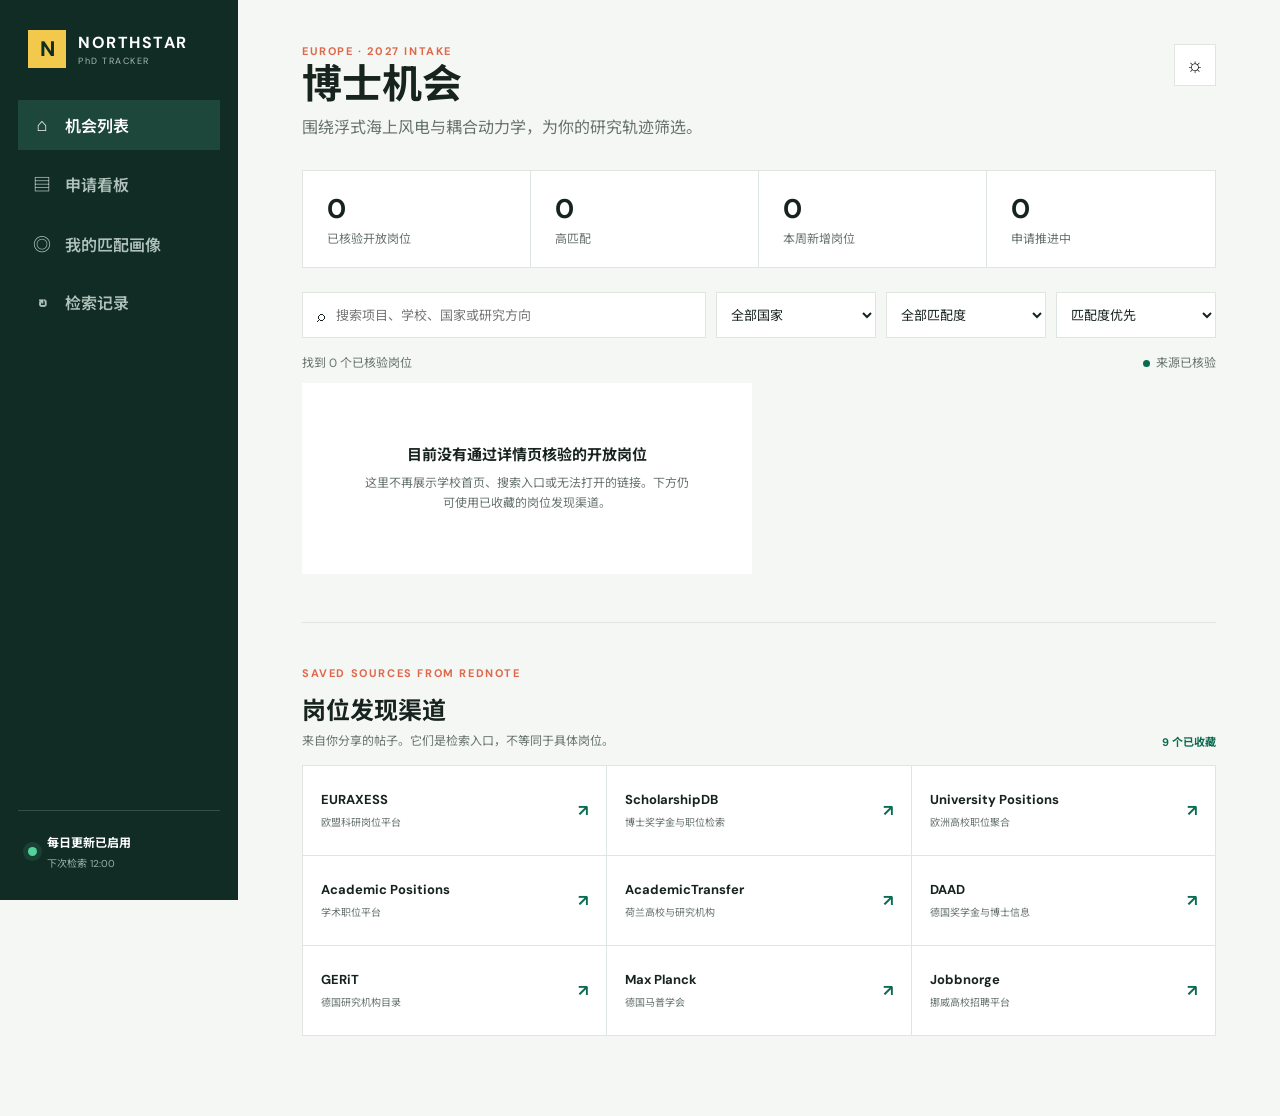
<file: index.html>
<!doctype html>
<html lang="zh-CN">
<head>
  <meta charset="UTF-8">
  <meta name="viewport" content="width=device-width, initial-scale=1.0">
  <title>Northstar PhD Tracker</title>
  <link rel="preconnect" href="https://fonts.googleapis.com">
  <link rel="preconnect" href="https://fonts.gstatic.com" crossorigin>
  <link href="https://fonts.googleapis.com/css2?family=DM+Sans:wght@400;500;600;700&family=Noto+Sans+SC:wght@400;500;600;700&display=swap" rel="stylesheet">
  <link rel="stylesheet" href="styles.css">
  <link rel="stylesheet" href="sources.css">
</head>
<body>
  <aside class="sidebar">
    <div class="brand"><span class="brand-mark">N</span><div><strong>NORTHSTAR</strong><small>PhD TRACKER</small></div></div>
    <nav>
      <button class="nav-item active" data-view="opportunities"><span>⌂</span>机会列表</button>
      <button class="nav-item" data-view="pipeline"><span>▤</span>申请看板</button>
      <button class="nav-item" data-view="profile"><span>◎</span>我的匹配画像</button>
      <button class="nav-item" data-view="logs"><span>↻</span>检索记录</button>
    </nav>
    <div class="sidebar-foot"><span class="pulse"></span><div><strong>每日更新已启用</strong><small>下次检索 12:00</small></div></div>
  </aside>

  <main>
    <header>
      <div><p class="eyebrow">EUROPE · 2027 INTAKE</p><h1 id="page-title">博士机会</h1><p id="page-subtitle">围绕浮式海上风电与耦合动力学，为你的研究轨迹筛选。</p></div>
      <button class="icon-button" id="theme-button" title="切换明暗模式">☼</button>
    </header>

    <section id="opportunities" class="view active">
      <div class="stats">
        <div><strong id="open-count">0</strong><span>已核验开放岗位</span></div>
        <div><strong id="high-count">0</strong><span>高匹配</span></div>
        <div><strong id="new-count">0</strong><span>本周新增岗位</span></div>
        <div><strong id="tracked-count">0</strong><span>申请推进中</span></div>
      </div>
      <div class="toolbar">
        <label class="search"><span>⌕</span><input id="search" placeholder="搜索项目、学校、国家或研究方向"></label>
        <select id="country-filter"><option value="">全部国家</option></select>
        <select id="match-filter"><option value="0">全部匹配度</option><option value="85">85% 以上</option><option value="70">70% 以上</option></select>
        <select id="sort"><option value="match">匹配度优先</option><option value="deadline">截止日期优先</option><option value="newest">最新发现</option></select>
      </div>
      <div class="result-meta"><span id="result-count"></span><span><i class="verified-dot"></i>来源已核验</span></div>
      <div id="cards" class="cards"></div>
      <div class="sources-head"><div><p class="eyebrow">SAVED SOURCES FROM REDNOTE</p><h2>岗位发现渠道</h2><p>来自你分享的帖子。它们是检索入口，不等同于具体岗位。</p></div><span class="source-count">9 个已收藏</span></div>
      <div id="source-grid" class="source-grid"></div>
    </section>

    <section id="pipeline" class="view"><div id="board" class="board"></div></section>
    <section id="profile" class="view profile-view">
      <div class="profile-head"><p class="eyebrow">CANDIDATE FIT MODEL</p><h2>朱家欣的研究匹配画像</h2><p>基于你提供的论文、中期报告及硕士论文大纲。匹配评分仅使用来源中明确出现的要求。</p></div>
      <div class="profile-grid">
        <div class="profile-section"><h3>研究主线</h3><div class="tags" id="profile-topics"></div></div>
        <div class="profile-section"><h3>方法与工具</h3><div class="tags" id="profile-tools"></div></div>
        <div class="profile-section wide"><h3>已验证经历</h3><ul><li>IEA 15 MW–VolturnUS-S 全耦合浮式风机建模</li><li>OpenFAST 与 QBlade 代码间对比，覆盖 11 个风速与 16 个随机种子</li><li>PSD、空间相干性、雨流计数、Wöhler 曲线与 DEL 疲劳分析</li><li>Ocean Engineering 论文，DOI 10.1016/j.oceaneng.2026.126697</li></ul></div>
        <div class="profile-section wide"><h3>筛选规则</h3><p>优先欧洲带薪博士岗位，研究内容涉及浮式风机、海上风电、气动弹性、多物理场耦合、结构动力学、系泊或疲劳载荷。入职时间优先考虑 2027 年 3 月之后。</p></div>
      </div>
    </section>
    <section id="logs" class="view"><div class="log-panel"><div class="log-title"><div><h2>每日检索记录</h2><p>每一次搜索、去重和来源核验都有记录。</p></div><span class="status-pill">运行正常</span></div><div id="log-list"></div></div></section>
  </main>

  <div id="overlay" class="overlay"></div>
  <aside id="drawer" class="drawer" aria-hidden="true"><button id="close-drawer" class="close" title="关闭">×</button><div id="drawer-content"></div></aside>
  <script src="data.js"></script>
  <script src="app.js"></script>
</body>
</html>
</file>
<file: styles.css>
:root{--ink:#17231f;--muted:#67736e;--paper:#f5f7f4;--surface:#fff;--line:#dfe5e1;--green:#0b6b50;--green-soft:#e5f2ec;--coral:#df684b;--yellow:#f2c94c;--shadow:0 16px 40px rgba(21,42,33,.08)}*{box-sizing:border-box}body{margin:0;background:var(--paper);color:var(--ink);font-family:'DM Sans','Noto Sans SC',sans-serif;letter-spacing:0}.sidebar{position:fixed;inset:0 auto 0 0;width:238px;background:#102c24;color:#fff;padding:30px 18px;display:flex;flex-direction:column;z-index:5}.brand{display:flex;align-items:center;gap:12px;padding:0 10px 32px}.brand-mark{display:grid;place-items:center;width:38px;height:38px;background:var(--yellow);color:#102c24;font-weight:800;font-size:21px}.brand strong,.brand small{display:block;letter-spacing:1.5px}.brand small{font-size:9px;color:#a7bbb3;margin-top:2px}.sidebar nav{display:grid;gap:7px}.nav-item{border:0;background:none;color:#afc1ba;padding:13px 14px;text-align:left;font:inherit;font-weight:600;cursor:pointer;display:flex;gap:13px;align-items:center}.nav-item span{font-size:18px;width:20px;text-align:center}.nav-item:hover,.nav-item.active{background:#1e473b;color:#fff}.sidebar-foot{margin-top:auto;border-top:1px solid #315147;padding:22px 10px 0;display:flex;gap:10px;align-items:center}.sidebar-foot strong,.sidebar-foot small{display:block}.sidebar-foot strong{font-size:12px}.sidebar-foot small{font-size:10px;color:#9ab1a9;margin-top:4px}.pulse{width:9px;height:9px;background:#52d39c;border-radius:50%;box-shadow:0 0 0 5px rgba(82,211,156,.12)}main{margin-left:238px;min-height:100vh;padding:44px 5vw 80px}header{display:flex;justify-content:space-between;align-items:flex-start;margin-bottom:32px}h1{font-size:40px;line-height:1.1;margin:4px 0 8px}header p{margin:0;color:var(--muted)}.eyebrow{color:var(--coral)!important;font-size:11px;font-weight:700;letter-spacing:1.6px!important}.icon-button{width:42px;height:42px;border:1px solid var(--line);background:var(--surface);font-size:20px;cursor:pointer}.view{display:none}.view.active{display:block}.stats{display:grid;grid-template-columns:repeat(4,1fr);background:var(--surface);border:1px solid var(--line);margin-bottom:18px}.stats div{padding:20px 24px;border-right:1px solid var(--line)}.stats div:last-child{border:0}.stats strong,.stats span{display:block}.stats strong{font-size:27px}.stats span{font-size:12px;color:var(--muted);margin-top:3px}.toolbar{display:grid;grid-template-columns:minmax(260px,1fr) repeat(3,160px);gap:10px;margin:24px 0 15px}.search{display:flex;align-items:center;background:var(--surface);border:1px solid var(--line);padding:0 14px;gap:9px}.search input,select{width:100%;border:0;outline:0;background:var(--surface);color:var(--ink);font:inherit;font-size:13px}.search input{height:44px}.toolbar>select{border:1px solid var(--line);padding:0 10px}.result-meta{display:flex;justify-content:space-between;color:var(--muted);font-size:12px;margin-bottom:12px}.verified-dot{display:inline-block;width:7px;height:7px;border-radius:50%;background:var(--green);margin-right:6px}.cards{display:grid;grid-template-columns:repeat(2,minmax(0,1fr));gap:15px}.project-card{background:var(--surface);border:1px solid var(--line);padding:24px;cursor:pointer;transition:.2s}.project-card:hover{transform:translateY(-2px);box-shadow:var(--shadow);border-color:#afc7bd}.card-top{display:flex;gap:18px}.match-ring{--p:calc(var(--score)*1%);width:62px;height:62px;flex:0 0 62px;border-radius:50%;display:grid;place-content:center;background:radial-gradient(closest-side,var(--surface) 78%,transparent 80% 99%),conic-gradient(var(--green) var(--p),#e1e7e3 0)}.match-ring span{font-weight:700;font-size:18px}.match-ring small{font-size:9px;text-align:center;color:var(--muted);margin-top:-3px}.card-heading{min-width:0}.badges{display:flex;gap:6px;margin-bottom:9px}.badges span{font-size:10px;background:#eef1ef;padding:4px 7px;color:#4e5b56}.badges .verified{background:var(--green-soft);color:var(--green)}.project-card h2{font-size:18px;line-height:1.35;margin:0 0 5px}.project-card p{font-size:12px;color:var(--muted);margin:0}.facts{display:flex;flex-wrap:wrap;gap:12px;margin:20px 0 14px;padding-top:15px;border-top:1px solid var(--line);font-size:11px;color:var(--muted)}.tags{display:flex;flex-wrap:wrap;gap:7px}.tags span{padding:5px 8px;border:1px solid #cedbd5;color:#315b4c;font-size:10px}.card-bottom{display:flex;justify-content:space-between;align-items:end;margin-top:22px}.card-bottom label{font-size:10px;color:var(--muted)}.status-select{display:block;border-bottom:1px solid var(--line);padding:5px 18px 5px 0;margin-top:2px;font-weight:600}.detail-button{border:0;background:none;color:var(--green);font-weight:700;cursor:pointer}.detail-button span{margin-left:8px}.overlay{position:fixed;inset:0;background:rgba(8,20,16,.48);opacity:0;pointer-events:none;transition:.2s;z-index:9}.overlay.open{opacity:1;pointer-events:auto}.drawer{position:fixed;z-index:10;right:0;top:0;height:100%;width:min(540px,94vw);background:var(--surface);padding:48px;transform:translateX(102%);transition:.25s;overflow:auto}.drawer.open{transform:none}.close{position:absolute;right:24px;top:20px;width:36px;height:36px;border:1px solid var(--line);background:none;font-size:22px;cursor:pointer}.drawer h2{font-size:28px;margin:8px 0}.institution{color:var(--muted);line-height:1.6}.drawer-score{display:flex;align-items:center;gap:14px;background:var(--green-soft);padding:17px;margin:24px 0}.drawer-score strong{font-size:28px;color:var(--green)}.drawer h3{font-size:14px;margin:25px 0 10px}.drawer p,.drawer li{font-size:13px;line-height:1.8;color:#48534f}.drawer ul{padding-left:20px}.source-box{margin-top:28px;border-top:1px solid var(--line);padding-top:20px;display:grid;grid-template-columns:1fr auto;gap:8px;font-size:11px}.source-box span{color:var(--muted)}.source-box strong{color:var(--green)}.source-box a{grid-column:1/-1;background:var(--green);color:white;text-decoration:none;text-align:center;padding:13px;font-weight:700;margin-top:8px}.board{display:grid;grid-template-columns:repeat(9,260px);gap:12px;overflow-x:auto;padding-bottom:25px}.column{background:#edf1ee;padding:12px;min-height:520px}.column-title{display:flex;justify-content:space-between;align-items:center;margin-bottom:12px}.column-title h3{font-size:13px}.column-title span{background:#dce4df;padding:3px 7px;font-size:10px}.mini-card{display:block;width:100%;text-align:left;border:1px solid var(--line);background:var(--surface);padding:13px;margin-bottom:9px;cursor:pointer}.mini-card strong,.mini-card span,.mini-card i{display:block}.mini-card strong{font-size:12px;line-height:1.4}.mini-card span{font-size:10px;color:var(--muted);margin:7px 0}.mini-card i{font-style:normal;color:var(--green);font-size:10px}.column-empty{font-size:11px;color:#94a09b;text-align:center;margin-top:60px}.profile-head{max-width:750px;margin-bottom:28px}.profile-head h2{font-size:30px;margin:6px 0}.profile-head>p:last-child{color:var(--muted);line-height:1.7}.profile-grid{display:grid;grid-template-columns:1fr 1fr;border:1px solid var(--line);background:var(--surface)}.profile-section{padding:28px;border-right:1px solid var(--line);border-bottom:1px solid var(--line)}.profile-section:nth-child(2){border-right:0}.profile-section.wide{grid-column:1/-1;border-right:0}.profile-section h3{font-size:14px;margin:0 0 18px}.profile-section p,.profile-section li{font-size:13px;line-height:1.8;color:var(--muted)}.log-panel{background:var(--surface);border:1px solid var(--line)}.log-title{display:flex;justify-content:space-between;padding:28px;border-bottom:1px solid var(--line)}.log-title h2{margin:0 0 5px}.log-title p{margin:0;color:var(--muted);font-size:12px}.status-pill{height:max-content;padding:6px 9px;background:var(--green-soft);color:var(--green);font-size:11px}.log-row{display:grid;grid-template-columns:120px 1fr;gap:12px;padding:22px 28px;border-bottom:1px solid var(--line)}.log-date strong,.log-date span{display:block}.log-date span{font-size:11px;color:var(--muted)}.log-metrics{display:flex;gap:22px;font-size:12px;color:var(--muted)}.log-row p{grid-column:2;font-size:12px;color:var(--muted);margin:0}.empty{padding:60px;text-align:center;color:var(--muted);background:var(--surface)}body.dark{--ink:#eaf0ed;--muted:#9eadA7;--paper:#14201c;--surface:#1b2a25;--line:#30423b;--green:#67d0a7;--green-soft:#203c32}body.dark .sidebar{background:#0b1612}body.dark .badges span{background:#2b3934;color:#c3cec9}@media(max-width:1000px){.sidebar{width:76px;padding:25px 10px}.brand div,.nav-item:not(.active){font-size:0}.brand{padding-left:8px}.nav-item{justify-content:center}.nav-item.active{font-size:0}.sidebar-foot{display:none}main{margin-left:76px}.toolbar{grid-template-columns:1fr 1fr}.cards{grid-template-columns:1fr}}@media(max-width:650px){.sidebar{position:fixed;inset:auto 0 0;width:100%;height:64px;padding:6px 8px;flex-direction:row}.brand,.sidebar-foot{display:none}.sidebar nav{display:flex;width:100%;justify-content:space-around}.nav-item,.nav-item.active{padding:8px;font-size:0;background:none}.nav-item span{font-size:21px}main{margin-left:0;padding:28px 16px 88px}h1{font-size:32px}.stats{grid-template-columns:1fr 1fr}.stats div:nth-child(2){border-right:0}.stats div:nth-child(-n+2){border-bottom:1px solid var(--line)}.toolbar{grid-template-columns:1fr}.toolbar>select{height:44px}.cards{grid-template-columns:1fr}.project-card{padding:18px}.facts{display:grid;gap:7px}.card-bottom{align-items:center}.drawer{padding:50px 24px 30px}.profile-grid{grid-template-columns:1fr}.profile-section,.profile-section:nth-child(2){grid-column:1;border-right:0}.log-row{grid-template-columns:1fr}.log-row p{grid-column:1}.log-metrics{flex-wrap:wrap}}
</file>
<file: sources.css>
.sources-head { display:flex; justify-content:space-between; align-items:end; margin:48px 0 16px; padding-top:32px; border-top:1px solid var(--line); }
.sources-head h2 { font-size:24px; margin:5px 0; }
.sources-head p:last-child { margin:0; color:var(--muted); font-size:12px; }
.source-count { font-size:11px; color:var(--green); font-weight:700; }
.source-grid { display:grid; grid-template-columns:repeat(3,1fr); border-top:1px solid var(--line); border-left:1px solid var(--line); }
.source-card { min-height:90px; padding:18px; background:var(--surface); border-right:1px solid var(--line); border-bottom:1px solid var(--line); display:flex; align-items:center; justify-content:space-between; color:var(--ink); text-decoration:none; transition:.2s; }
.source-card:hover { background:var(--green-soft); }
.source-card strong, .source-card span { display:block; }
.source-card strong { font-size:13px; }
.source-card span { font-size:10px; color:var(--muted); margin-top:6px; }
.source-card b { color:var(--green); }
.empty strong,.empty span { display:block; }
.empty strong { color:var(--ink); font-size:15px; margin-bottom:8px; }
.empty span { font-size:12px; line-height:1.7; }
@media(max-width:1000px) { .source-grid { grid-template-columns:repeat(2,1fr); } }
@media(max-width:650px) { .source-grid { grid-template-columns:1fr; } .sources-head { align-items:start; gap:16px; } }
</file>
